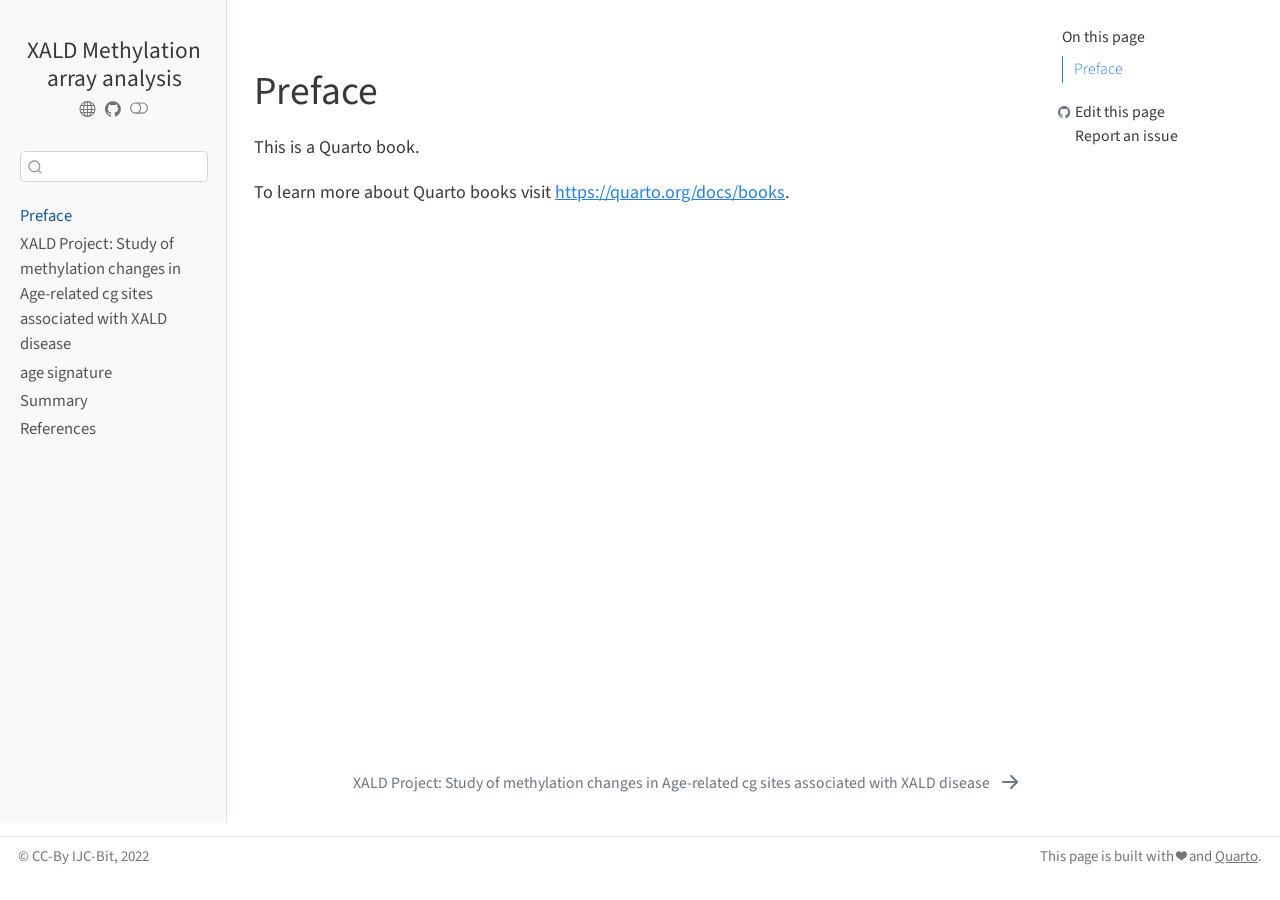
<file: index.html>
<!DOCTYPE html>
<html xmlns="http://www.w3.org/1999/xhtml" lang="en" xml:lang="en"><head>

<meta charset="utf-8">
<meta name="generator" content="quarto-1.3.247">

<meta name="viewport" content="width=device-width, initial-scale=1.0, user-scalable=yes">


<title>XALD Methylation array analysis</title>
<style>
code{white-space: pre-wrap;}
span.smallcaps{font-variant: small-caps;}
div.columns{display: flex; gap: min(4vw, 1.5em);}
div.column{flex: auto; overflow-x: auto;}
div.hanging-indent{margin-left: 1.5em; text-indent: -1.5em;}
ul.task-list{list-style: none;}
ul.task-list li input[type="checkbox"] {
  width: 0.8em;
  margin: 0 0.8em 0.2em -1em; /* quarto-specific, see https://github.com/quarto-dev/quarto-cli/issues/4556 */ 
  vertical-align: middle;
}
</style>


<script src="site_libs/quarto-nav/quarto-nav.js"></script>
<script src="site_libs/clipboard/clipboard.min.js"></script>
<script src="site_libs/quarto-search/autocomplete.umd.js"></script>
<script src="site_libs/quarto-search/fuse.min.js"></script>
<script src="site_libs/quarto-search/quarto-search.js"></script>
<meta name="quarto:offset" content="./">
<link href="./intro.html" rel="next">
<script src="site_libs/quarto-html/quarto.js"></script>
<script src="site_libs/quarto-html/popper.min.js"></script>
<script src="site_libs/quarto-html/tippy.umd.min.js"></script>
<script src="site_libs/quarto-html/anchor.min.js"></script>
<link href="site_libs/quarto-html/tippy.css" rel="stylesheet">
<link href="site_libs/quarto-html/quarto-syntax-highlighting.css" rel="stylesheet" class="quarto-color-scheme" id="quarto-text-highlighting-styles">
<link href="site_libs/quarto-html/quarto-syntax-highlighting-dark.css" rel="prefetch" class="quarto-color-scheme quarto-color-alternate" id="quarto-text-highlighting-styles">
<script src="site_libs/bootstrap/bootstrap.min.js"></script>
<link href="site_libs/bootstrap/bootstrap-icons.css" rel="stylesheet">
<link href="site_libs/bootstrap/bootstrap.min.css" rel="stylesheet" class="quarto-color-scheme" id="quarto-bootstrap" data-mode="light">
<link href="site_libs/bootstrap/bootstrap-dark.min.css" rel="prefetch" class="quarto-color-scheme quarto-color-alternate" id="quarto-bootstrap" data-mode="light">
<script id="quarto-search-options" type="application/json">{
  "location": "sidebar",
  "copy-button": false,
  "collapse-after": 3,
  "panel-placement": "start",
  "type": "textbox",
  "limit": 20,
  "language": {
    "search-no-results-text": "No results",
    "search-matching-documents-text": "matching documents",
    "search-copy-link-title": "Copy link to search",
    "search-hide-matches-text": "Hide additional matches",
    "search-more-match-text": "more match in this document",
    "search-more-matches-text": "more matches in this document",
    "search-clear-button-title": "Clear",
    "search-detached-cancel-button-title": "Cancel",
    "search-submit-button-title": "Submit"
  }
}</script>


</head>

<body class="nav-sidebar docked">

<div id="quarto-search-results"></div>
  <header id="quarto-header" class="headroom fixed-top">
  <nav class="quarto-secondary-nav">
    <div class="container-fluid d-flex">
      <button type="button" class="quarto-btn-toggle btn" data-bs-toggle="collapse" data-bs-target="#quarto-sidebar,#quarto-sidebar-glass" aria-controls="quarto-sidebar" aria-expanded="false" aria-label="Toggle sidebar navigation" onclick="if (window.quartoToggleHeadroom) { window.quartoToggleHeadroom(); }">
        <i class="bi bi-layout-text-sidebar-reverse"></i>
      </button>
      <nav class="quarto-page-breadcrumbs" aria-label="breadcrumb"><ol class="breadcrumb"><li class="breadcrumb-item"><a href="./index.html">Preface</a></li></ol></nav>
      <a class="flex-grow-1" role="button" data-bs-toggle="collapse" data-bs-target="#quarto-sidebar,#quarto-sidebar-glass" aria-controls="quarto-sidebar" aria-expanded="false" aria-label="Toggle sidebar navigation" onclick="if (window.quartoToggleHeadroom) { window.quartoToggleHeadroom(); }">      
      </a>
      <button type="button" class="btn quarto-search-button" aria-label="Search" onclick="window.quartoOpenSearch();">
        <i class="bi bi-search"></i>
      </button>
    </div>
  </nav>
</header>
<!-- content -->
<div id="quarto-content" class="quarto-container page-columns page-rows-contents page-layout-article">
<!-- sidebar -->
  <nav id="quarto-sidebar" class="sidebar collapse collapse-horizontal sidebar-navigation docked overflow-auto">
    <div class="pt-lg-2 mt-2 text-center sidebar-header">
    <div class="sidebar-title mb-0 py-0">
      <a href="./">XALD Methylation array analysis</a> 
        <div class="sidebar-tools-main tools-wide">
    <a href="https://www.carrerasresearch.org/en/bioinformatics-unit_130420" title="IJC-BIT" class="quarto-navigation-tool px-1" aria-label="IJC-BIT"><i class="bi bi-globe"></i></a>
    <a href="https://github.com/ijcBIT/XALD" title="XALD" class="quarto-navigation-tool px-1" aria-label="XALD"><i class="bi bi-github"></i></a>
  <a href="" class="quarto-color-scheme-toggle quarto-navigation-tool  px-1" onclick="window.quartoToggleColorScheme(); return false;" title="Toggle dark mode"><i class="bi"></i></a>
</div>
    </div>
      </div>
        <div class="mt-2 flex-shrink-0 align-items-center">
        <div class="sidebar-search">
        <div id="quarto-search" class="" title="Search"></div>
        </div>
        </div>
    <div class="sidebar-menu-container"> 
    <ul class="list-unstyled mt-1">
        <li class="sidebar-item">
  <div class="sidebar-item-container"> 
  <a href="./index.html" class="sidebar-item-text sidebar-link active">
 <span class="menu-text">Preface</span></a>
  </div>
</li>
        <li class="sidebar-item">
  <div class="sidebar-item-container"> 
  <a href="./intro.html" class="sidebar-item-text sidebar-link">
 <span class="menu-text">XALD Project: Study of methylation changes in Age-related cg sites associated with XALD disease</span></a>
  </div>
</li>
        <li class="sidebar-item">
  <div class="sidebar-item-container"> 
  <a href="./aging.html" class="sidebar-item-text sidebar-link">
 <span class="menu-text">age signature</span></a>
  </div>
</li>
        <li class="sidebar-item">
  <div class="sidebar-item-container"> 
  <a href="./summary.html" class="sidebar-item-text sidebar-link">
 <span class="menu-text">Summary</span></a>
  </div>
</li>
        <li class="sidebar-item">
  <div class="sidebar-item-container"> 
  <a href="./references.html" class="sidebar-item-text sidebar-link">
 <span class="menu-text">References</span></a>
  </div>
</li>
    </ul>
    </div>
</nav>
<div id="quarto-sidebar-glass" data-bs-toggle="collapse" data-bs-target="#quarto-sidebar,#quarto-sidebar-glass"></div>
<!-- margin-sidebar -->
    <div id="quarto-margin-sidebar" class="sidebar margin-sidebar">
        <nav id="TOC" role="doc-toc" class="toc-active">
    <h2 id="toc-title">On this page</h2>
   
  <ul>
  <li><a href="#preface" id="toc-preface" class="nav-link active" data-scroll-target="#preface">Preface</a></li>
  </ul>
<div class="toc-actions"><div><i class="bi bi-github"></i></div><div class="action-links"><p><a href="https://github.com/ijcBIT/XALD/edit/main/index.qmd" class="toc-action">Edit this page</a></p><p><a href="https://github.com/ijcBIT/XALD/issues/new" class="toc-action">Report an issue</a></p></div></div></nav>
    </div>
<!-- main -->
<main class="content" id="quarto-document-content">



<section id="preface" class="level1 unnumbered">
<h1 class="unnumbered">Preface</h1>
<p>This is a Quarto book.</p>
<p>To learn more about Quarto books visit <a href="https://quarto.org/docs/books" class="uri">https://quarto.org/docs/books</a>.</p>


</section>

</main> <!-- /main -->
<script id="quarto-html-after-body" type="application/javascript">
window.document.addEventListener("DOMContentLoaded", function (event) {
  const toggleBodyColorMode = (bsSheetEl) => {
    const mode = bsSheetEl.getAttribute("data-mode");
    const bodyEl = window.document.querySelector("body");
    if (mode === "dark") {
      bodyEl.classList.add("quarto-dark");
      bodyEl.classList.remove("quarto-light");
    } else {
      bodyEl.classList.add("quarto-light");
      bodyEl.classList.remove("quarto-dark");
    }
  }
  const toggleBodyColorPrimary = () => {
    const bsSheetEl = window.document.querySelector("link#quarto-bootstrap");
    if (bsSheetEl) {
      toggleBodyColorMode(bsSheetEl);
    }
  }
  toggleBodyColorPrimary();  
  const disableStylesheet = (stylesheets) => {
    for (let i=0; i < stylesheets.length; i++) {
      const stylesheet = stylesheets[i];
      stylesheet.rel = 'prefetch';
    }
  }
  const enableStylesheet = (stylesheets) => {
    for (let i=0; i < stylesheets.length; i++) {
      const stylesheet = stylesheets[i];
      stylesheet.rel = 'stylesheet';
    }
  }
  const manageTransitions = (selector, allowTransitions) => {
    const els = window.document.querySelectorAll(selector);
    for (let i=0; i < els.length; i++) {
      const el = els[i];
      if (allowTransitions) {
        el.classList.remove('notransition');
      } else {
        el.classList.add('notransition');
      }
    }
  }
  const toggleColorMode = (alternate) => {
    // Switch the stylesheets
    const alternateStylesheets = window.document.querySelectorAll('link.quarto-color-scheme.quarto-color-alternate');
    manageTransitions('#quarto-margin-sidebar .nav-link', false);
    if (alternate) {
      enableStylesheet(alternateStylesheets);
      for (const sheetNode of alternateStylesheets) {
        if (sheetNode.id === "quarto-bootstrap") {
          toggleBodyColorMode(sheetNode);
        }
      }
    } else {
      disableStylesheet(alternateStylesheets);
      toggleBodyColorPrimary();
    }
    manageTransitions('#quarto-margin-sidebar .nav-link', true);
    // Switch the toggles
    const toggles = window.document.querySelectorAll('.quarto-color-scheme-toggle');
    for (let i=0; i < toggles.length; i++) {
      const toggle = toggles[i];
      if (toggle) {
        if (alternate) {
          toggle.classList.add("alternate");     
        } else {
          toggle.classList.remove("alternate");
        }
      }
    }
    // Hack to workaround the fact that safari doesn't
    // properly recolor the scrollbar when toggling (#1455)
    if (navigator.userAgent.indexOf('Safari') > 0 && navigator.userAgent.indexOf('Chrome') == -1) {
      manageTransitions("body", false);
      window.scrollTo(0, 1);
      setTimeout(() => {
        window.scrollTo(0, 0);
        manageTransitions("body", true);
      }, 40);  
    }
  }
  const isFileUrl = () => { 
    return window.location.protocol === 'file:';
  }
  const hasAlternateSentinel = () => {  
    let styleSentinel = getColorSchemeSentinel();
    if (styleSentinel !== null) {
      return styleSentinel === "alternate";
    } else {
      return false;
    }
  }
  const setStyleSentinel = (alternate) => {
    const value = alternate ? "alternate" : "default";
    if (!isFileUrl()) {
      window.localStorage.setItem("quarto-color-scheme", value);
    } else {
      localAlternateSentinel = value;
    }
  }
  const getColorSchemeSentinel = () => {
    if (!isFileUrl()) {
      const storageValue = window.localStorage.getItem("quarto-color-scheme");
      return storageValue != null ? storageValue : localAlternateSentinel;
    } else {
      return localAlternateSentinel;
    }
  }
  let localAlternateSentinel = 'default';
  // Dark / light mode switch
  window.quartoToggleColorScheme = () => {
    // Read the current dark / light value 
    let toAlternate = !hasAlternateSentinel();
    toggleColorMode(toAlternate);
    setStyleSentinel(toAlternate);
  };
  // Ensure there is a toggle, if there isn't float one in the top right
  if (window.document.querySelector('.quarto-color-scheme-toggle') === null) {
    const a = window.document.createElement('a');
    a.classList.add('top-right');
    a.classList.add('quarto-color-scheme-toggle');
    a.href = "";
    a.onclick = function() { try { window.quartoToggleColorScheme(); } catch {} return false; };
    const i = window.document.createElement("i");
    i.classList.add('bi');
    a.appendChild(i);
    window.document.body.appendChild(a);
  }
  // Switch to dark mode if need be
  if (hasAlternateSentinel()) {
    toggleColorMode(true);
  } else {
    toggleColorMode(false);
  }
  const icon = "";
  const anchorJS = new window.AnchorJS();
  anchorJS.options = {
    placement: 'right',
    icon: icon
  };
  anchorJS.add('.anchored');
  const isCodeAnnotation = (el) => {
    for (const clz of el.classList) {
      if (clz.startsWith('code-annotation-')) {                     
        return true;
      }
    }
    return false;
  }
  const clipboard = new window.ClipboardJS('.code-copy-button', {
    text: function(trigger) {
      const codeEl = trigger.previousElementSibling.cloneNode(true);
      for (const childEl of codeEl.children) {
        if (isCodeAnnotation(childEl)) {
          childEl.remove();
        }
      }
      return codeEl.innerText;
    }
  });
  clipboard.on('success', function(e) {
    // button target
    const button = e.trigger;
    // don't keep focus
    button.blur();
    // flash "checked"
    button.classList.add('code-copy-button-checked');
    var currentTitle = button.getAttribute("title");
    button.setAttribute("title", "Copied!");
    let tooltip;
    if (window.bootstrap) {
      button.setAttribute("data-bs-toggle", "tooltip");
      button.setAttribute("data-bs-placement", "left");
      button.setAttribute("data-bs-title", "Copied!");
      tooltip = new bootstrap.Tooltip(button, 
        { trigger: "manual", 
          customClass: "code-copy-button-tooltip",
          offset: [0, -8]});
      tooltip.show();    
    }
    setTimeout(function() {
      if (tooltip) {
        tooltip.hide();
        button.removeAttribute("data-bs-title");
        button.removeAttribute("data-bs-toggle");
        button.removeAttribute("data-bs-placement");
      }
      button.setAttribute("title", currentTitle);
      button.classList.remove('code-copy-button-checked');
    }, 1000);
    // clear code selection
    e.clearSelection();
  });
  function tippyHover(el, contentFn) {
    const config = {
      allowHTML: true,
      content: contentFn,
      maxWidth: 500,
      delay: 100,
      arrow: false,
      appendTo: function(el) {
          return el.parentElement;
      },
      interactive: true,
      interactiveBorder: 10,
      theme: 'quarto',
      placement: 'bottom-start'
    };
    window.tippy(el, config); 
  }
  const noterefs = window.document.querySelectorAll('a[role="doc-noteref"]');
  for (var i=0; i<noterefs.length; i++) {
    const ref = noterefs[i];
    tippyHover(ref, function() {
      // use id or data attribute instead here
      let href = ref.getAttribute('data-footnote-href') || ref.getAttribute('href');
      try { href = new URL(href).hash; } catch {}
      const id = href.replace(/^#\/?/, "");
      const note = window.document.getElementById(id);
      return note.innerHTML;
    });
  }
      let selectedAnnoteEl;
      const selectorForAnnotation = ( cell, annotation) => {
        let cellAttr = 'data-code-cell="' + cell + '"';
        let lineAttr = 'data-code-annotation="' +  annotation + '"';
        const selector = 'span[' + cellAttr + '][' + lineAttr + ']';
        return selector;
      }
      const selectCodeLines = (annoteEl) => {
        const doc = window.document;
        const targetCell = annoteEl.getAttribute("data-target-cell");
        const targetAnnotation = annoteEl.getAttribute("data-target-annotation");
        const annoteSpan = window.document.querySelector(selectorForAnnotation(targetCell, targetAnnotation));
        const lines = annoteSpan.getAttribute("data-code-lines").split(",");
        const lineIds = lines.map((line) => {
          return targetCell + "-" + line;
        })
        let top = null;
        let height = null;
        let parent = null;
        if (lineIds.length > 0) {
            //compute the position of the single el (top and bottom and make a div)
            const el = window.document.getElementById(lineIds[0]);
            top = el.offsetTop;
            height = el.offsetHeight;
            parent = el.parentElement.parentElement;
          if (lineIds.length > 1) {
            const lastEl = window.document.getElementById(lineIds[lineIds.length - 1]);
            const bottom = lastEl.offsetTop + lastEl.offsetHeight;
            height = bottom - top;
          }
          if (top !== null && height !== null && parent !== null) {
            // cook up a div (if necessary) and position it 
            let div = window.document.getElementById("code-annotation-line-highlight");
            if (div === null) {
              div = window.document.createElement("div");
              div.setAttribute("id", "code-annotation-line-highlight");
              div.style.position = 'absolute';
              parent.appendChild(div);
            }
            div.style.top = top - 2 + "px";
            div.style.height = height + 4 + "px";
            let gutterDiv = window.document.getElementById("code-annotation-line-highlight-gutter");
            if (gutterDiv === null) {
              gutterDiv = window.document.createElement("div");
              gutterDiv.setAttribute("id", "code-annotation-line-highlight-gutter");
              gutterDiv.style.position = 'absolute';
              const codeCell = window.document.getElementById(targetCell);
              const gutter = codeCell.querySelector('.code-annotation-gutter');
              gutter.appendChild(gutterDiv);
            }
            gutterDiv.style.top = top - 2 + "px";
            gutterDiv.style.height = height + 4 + "px";
          }
          selectedAnnoteEl = annoteEl;
        }
      };
      const unselectCodeLines = () => {
        const elementsIds = ["code-annotation-line-highlight", "code-annotation-line-highlight-gutter"];
        elementsIds.forEach((elId) => {
          const div = window.document.getElementById(elId);
          if (div) {
            div.remove();
          }
        });
        selectedAnnoteEl = undefined;
      };
      // Attach click handler to the DT
      const annoteDls = window.document.querySelectorAll('dt[data-target-cell]');
      for (const annoteDlNode of annoteDls) {
        annoteDlNode.addEventListener('click', (event) => {
          const clickedEl = event.target;
          if (clickedEl !== selectedAnnoteEl) {
            unselectCodeLines();
            const activeEl = window.document.querySelector('dt[data-target-cell].code-annotation-active');
            if (activeEl) {
              activeEl.classList.remove('code-annotation-active');
            }
            selectCodeLines(clickedEl);
            clickedEl.classList.add('code-annotation-active');
          } else {
            // Unselect the line
            unselectCodeLines();
            clickedEl.classList.remove('code-annotation-active');
          }
        });
      }
  const findCites = (el) => {
    const parentEl = el.parentElement;
    if (parentEl) {
      const cites = parentEl.dataset.cites;
      if (cites) {
        return {
          el,
          cites: cites.split(' ')
        };
      } else {
        return findCites(el.parentElement)
      }
    } else {
      return undefined;
    }
  };
  var bibliorefs = window.document.querySelectorAll('a[role="doc-biblioref"]');
  for (var i=0; i<bibliorefs.length; i++) {
    const ref = bibliorefs[i];
    const citeInfo = findCites(ref);
    if (citeInfo) {
      tippyHover(citeInfo.el, function() {
        var popup = window.document.createElement('div');
        citeInfo.cites.forEach(function(cite) {
          var citeDiv = window.document.createElement('div');
          citeDiv.classList.add('hanging-indent');
          citeDiv.classList.add('csl-entry');
          var biblioDiv = window.document.getElementById('ref-' + cite);
          if (biblioDiv) {
            citeDiv.innerHTML = biblioDiv.innerHTML;
          }
          popup.appendChild(citeDiv);
        });
        return popup.innerHTML;
      });
    }
  }
});
</script>
<nav class="page-navigation">
  <div class="nav-page nav-page-previous">
  </div>
  <div class="nav-page nav-page-next">
      <a href="./intro.html" class="pagination-link">
        <span class="nav-page-text">XALD Project: Study of methylation changes in Age-related cg sites associated with XALD disease</span> <i class="bi bi-arrow-right-short"></i>
      </a>
  </div>
</nav>
</div> <!-- /content -->
<footer class="footer">
  <div class="nav-footer">
    <div class="nav-footer-left">© CC-By IJC-Bit, 2022</div>   
    <div class="nav-footer-center">
      &nbsp;
    </div>
    <div class="nav-footer-right">This page is built with ❤️ and <a href="https://quarto.org/">Quarto</a>.</div>
  </div>
</footer>



</body></html>
</file>
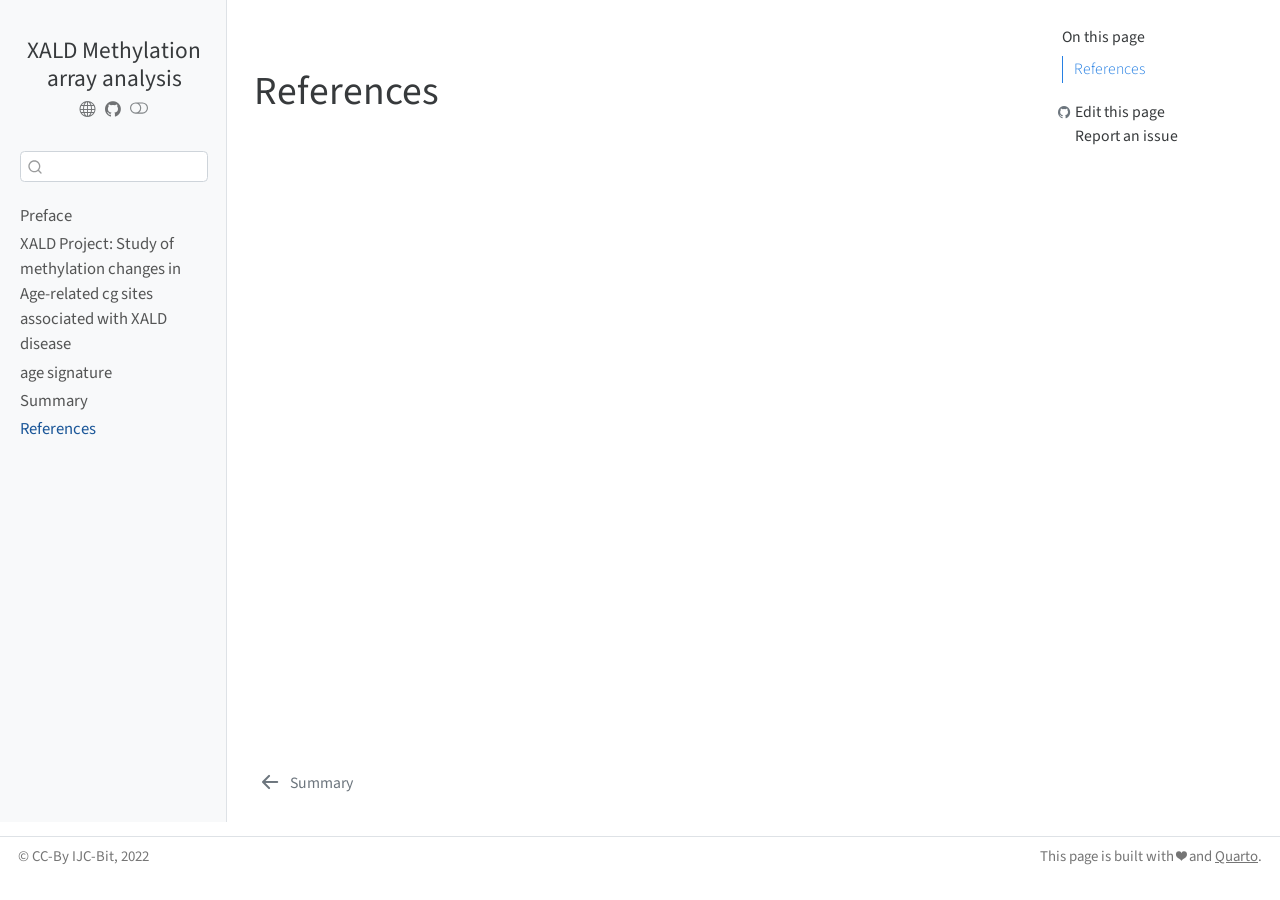
<file: references.html>
<!DOCTYPE html>
<html xmlns="http://www.w3.org/1999/xhtml" lang="en" xml:lang="en"><head>

<meta charset="utf-8">
<meta name="generator" content="quarto-1.3.247">

<meta name="viewport" content="width=device-width, initial-scale=1.0, user-scalable=yes">


<title>XALD Methylation array analysis – references</title>
<style>
code{white-space: pre-wrap;}
span.smallcaps{font-variant: small-caps;}
div.columns{display: flex; gap: min(4vw, 1.5em);}
div.column{flex: auto; overflow-x: auto;}
div.hanging-indent{margin-left: 1.5em; text-indent: -1.5em;}
ul.task-list{list-style: none;}
ul.task-list li input[type="checkbox"] {
  width: 0.8em;
  margin: 0 0.8em 0.2em -1em; /* quarto-specific, see https://github.com/quarto-dev/quarto-cli/issues/4556 */ 
  vertical-align: middle;
}
/* CSS for citations */
div.csl-bib-body { }
div.csl-entry {
  clear: both;
}
.hanging-indent div.csl-entry {
  margin-left:2em;
  text-indent:-2em;
}
div.csl-left-margin {
  min-width:2em;
  float:left;
}
div.csl-right-inline {
  margin-left:2em;
  padding-left:1em;
}
div.csl-indent {
  margin-left: 2em;
}</style>


<script src="site_libs/quarto-nav/quarto-nav.js"></script>
<script src="site_libs/clipboard/clipboard.min.js"></script>
<script src="site_libs/quarto-search/autocomplete.umd.js"></script>
<script src="site_libs/quarto-search/fuse.min.js"></script>
<script src="site_libs/quarto-search/quarto-search.js"></script>
<meta name="quarto:offset" content="./">
<link href="./summary.html" rel="prev">
<script src="site_libs/quarto-html/quarto.js"></script>
<script src="site_libs/quarto-html/popper.min.js"></script>
<script src="site_libs/quarto-html/tippy.umd.min.js"></script>
<script src="site_libs/quarto-html/anchor.min.js"></script>
<link href="site_libs/quarto-html/tippy.css" rel="stylesheet">
<link href="site_libs/quarto-html/quarto-syntax-highlighting.css" rel="stylesheet" class="quarto-color-scheme" id="quarto-text-highlighting-styles">
<link href="site_libs/quarto-html/quarto-syntax-highlighting-dark.css" rel="prefetch" class="quarto-color-scheme quarto-color-alternate" id="quarto-text-highlighting-styles">
<script src="site_libs/bootstrap/bootstrap.min.js"></script>
<link href="site_libs/bootstrap/bootstrap-icons.css" rel="stylesheet">
<link href="site_libs/bootstrap/bootstrap.min.css" rel="stylesheet" class="quarto-color-scheme" id="quarto-bootstrap" data-mode="light">
<link href="site_libs/bootstrap/bootstrap-dark.min.css" rel="prefetch" class="quarto-color-scheme quarto-color-alternate" id="quarto-bootstrap" data-mode="light">
<script id="quarto-search-options" type="application/json">{
  "location": "sidebar",
  "copy-button": false,
  "collapse-after": 3,
  "panel-placement": "start",
  "type": "textbox",
  "limit": 20,
  "language": {
    "search-no-results-text": "No results",
    "search-matching-documents-text": "matching documents",
    "search-copy-link-title": "Copy link to search",
    "search-hide-matches-text": "Hide additional matches",
    "search-more-match-text": "more match in this document",
    "search-more-matches-text": "more matches in this document",
    "search-clear-button-title": "Clear",
    "search-detached-cancel-button-title": "Cancel",
    "search-submit-button-title": "Submit"
  }
}</script>


</head>

<body class="nav-sidebar docked">

<div id="quarto-search-results"></div>
  <header id="quarto-header" class="headroom fixed-top">
  <nav class="quarto-secondary-nav">
    <div class="container-fluid d-flex">
      <button type="button" class="quarto-btn-toggle btn" data-bs-toggle="collapse" data-bs-target="#quarto-sidebar,#quarto-sidebar-glass" aria-controls="quarto-sidebar" aria-expanded="false" aria-label="Toggle sidebar navigation" onclick="if (window.quartoToggleHeadroom) { window.quartoToggleHeadroom(); }">
        <i class="bi bi-layout-text-sidebar-reverse"></i>
      </button>
      <nav class="quarto-page-breadcrumbs" aria-label="breadcrumb"><ol class="breadcrumb"><li class="breadcrumb-item"><a href="./references.html">References</a></li></ol></nav>
      <a class="flex-grow-1" role="button" data-bs-toggle="collapse" data-bs-target="#quarto-sidebar,#quarto-sidebar-glass" aria-controls="quarto-sidebar" aria-expanded="false" aria-label="Toggle sidebar navigation" onclick="if (window.quartoToggleHeadroom) { window.quartoToggleHeadroom(); }">      
      </a>
      <button type="button" class="btn quarto-search-button" aria-label="Search" onclick="window.quartoOpenSearch();">
        <i class="bi bi-search"></i>
      </button>
    </div>
  </nav>
</header>
<!-- content -->
<div id="quarto-content" class="quarto-container page-columns page-rows-contents page-layout-article">
<!-- sidebar -->
  <nav id="quarto-sidebar" class="sidebar collapse collapse-horizontal sidebar-navigation docked overflow-auto">
    <div class="pt-lg-2 mt-2 text-center sidebar-header">
    <div class="sidebar-title mb-0 py-0">
      <a href="./">XALD Methylation array analysis</a> 
        <div class="sidebar-tools-main tools-wide">
    <a href="https://www.carrerasresearch.org/en/bioinformatics-unit_130420" title="IJC-BIT" class="quarto-navigation-tool px-1" aria-label="IJC-BIT"><i class="bi bi-globe"></i></a>
    <a href="https://github.com/ijcBIT/XALD" title="XALD" class="quarto-navigation-tool px-1" aria-label="XALD"><i class="bi bi-github"></i></a>
  <a href="" class="quarto-color-scheme-toggle quarto-navigation-tool  px-1" onclick="window.quartoToggleColorScheme(); return false;" title="Toggle dark mode"><i class="bi"></i></a>
</div>
    </div>
      </div>
        <div class="mt-2 flex-shrink-0 align-items-center">
        <div class="sidebar-search">
        <div id="quarto-search" class="" title="Search"></div>
        </div>
        </div>
    <div class="sidebar-menu-container"> 
    <ul class="list-unstyled mt-1">
        <li class="sidebar-item">
  <div class="sidebar-item-container"> 
  <a href="./index.html" class="sidebar-item-text sidebar-link">
 <span class="menu-text">Preface</span></a>
  </div>
</li>
        <li class="sidebar-item">
  <div class="sidebar-item-container"> 
  <a href="./intro.html" class="sidebar-item-text sidebar-link">
 <span class="menu-text">XALD Project: Study of methylation changes in Age-related cg sites associated with XALD disease</span></a>
  </div>
</li>
        <li class="sidebar-item">
  <div class="sidebar-item-container"> 
  <a href="./aging.html" class="sidebar-item-text sidebar-link">
 <span class="menu-text">age signature</span></a>
  </div>
</li>
        <li class="sidebar-item">
  <div class="sidebar-item-container"> 
  <a href="./summary.html" class="sidebar-item-text sidebar-link">
 <span class="menu-text">Summary</span></a>
  </div>
</li>
        <li class="sidebar-item">
  <div class="sidebar-item-container"> 
  <a href="./references.html" class="sidebar-item-text sidebar-link active">
 <span class="menu-text">References</span></a>
  </div>
</li>
    </ul>
    </div>
</nav>
<div id="quarto-sidebar-glass" data-bs-toggle="collapse" data-bs-target="#quarto-sidebar,#quarto-sidebar-glass"></div>
<!-- margin-sidebar -->
    <div id="quarto-margin-sidebar" class="sidebar margin-sidebar">
        <nav id="TOC" role="doc-toc" class="toc-active">
    <h2 id="toc-title">On this page</h2>
   
  <ul>
  <li><a href="#references" id="toc-references" class="nav-link active" data-scroll-target="#references">References</a></li>
  </ul>
<div class="toc-actions"><div><i class="bi bi-github"></i></div><div class="action-links"><p><a href="https://github.com/ijcBIT/XALD/edit/main/references.qmd" class="toc-action">Edit this page</a></p><p><a href="https://github.com/ijcBIT/XALD/issues/new" class="toc-action">Report an issue</a></p></div></div></nav>
    </div>
<!-- main -->
<main class="content" id="quarto-document-content">



<section id="references" class="level1 unnumbered">
<h1 class="unnumbered">References</h1>
<div id="refs" role="list">

</div>


</section>

</main> <!-- /main -->
<script id="quarto-html-after-body" type="application/javascript">
window.document.addEventListener("DOMContentLoaded", function (event) {
  const toggleBodyColorMode = (bsSheetEl) => {
    const mode = bsSheetEl.getAttribute("data-mode");
    const bodyEl = window.document.querySelector("body");
    if (mode === "dark") {
      bodyEl.classList.add("quarto-dark");
      bodyEl.classList.remove("quarto-light");
    } else {
      bodyEl.classList.add("quarto-light");
      bodyEl.classList.remove("quarto-dark");
    }
  }
  const toggleBodyColorPrimary = () => {
    const bsSheetEl = window.document.querySelector("link#quarto-bootstrap");
    if (bsSheetEl) {
      toggleBodyColorMode(bsSheetEl);
    }
  }
  toggleBodyColorPrimary();  
  const disableStylesheet = (stylesheets) => {
    for (let i=0; i < stylesheets.length; i++) {
      const stylesheet = stylesheets[i];
      stylesheet.rel = 'prefetch';
    }
  }
  const enableStylesheet = (stylesheets) => {
    for (let i=0; i < stylesheets.length; i++) {
      const stylesheet = stylesheets[i];
      stylesheet.rel = 'stylesheet';
    }
  }
  const manageTransitions = (selector, allowTransitions) => {
    const els = window.document.querySelectorAll(selector);
    for (let i=0; i < els.length; i++) {
      const el = els[i];
      if (allowTransitions) {
        el.classList.remove('notransition');
      } else {
        el.classList.add('notransition');
      }
    }
  }
  const toggleColorMode = (alternate) => {
    // Switch the stylesheets
    const alternateStylesheets = window.document.querySelectorAll('link.quarto-color-scheme.quarto-color-alternate');
    manageTransitions('#quarto-margin-sidebar .nav-link', false);
    if (alternate) {
      enableStylesheet(alternateStylesheets);
      for (const sheetNode of alternateStylesheets) {
        if (sheetNode.id === "quarto-bootstrap") {
          toggleBodyColorMode(sheetNode);
        }
      }
    } else {
      disableStylesheet(alternateStylesheets);
      toggleBodyColorPrimary();
    }
    manageTransitions('#quarto-margin-sidebar .nav-link', true);
    // Switch the toggles
    const toggles = window.document.querySelectorAll('.quarto-color-scheme-toggle');
    for (let i=0; i < toggles.length; i++) {
      const toggle = toggles[i];
      if (toggle) {
        if (alternate) {
          toggle.classList.add("alternate");     
        } else {
          toggle.classList.remove("alternate");
        }
      }
    }
    // Hack to workaround the fact that safari doesn't
    // properly recolor the scrollbar when toggling (#1455)
    if (navigator.userAgent.indexOf('Safari') > 0 && navigator.userAgent.indexOf('Chrome') == -1) {
      manageTransitions("body", false);
      window.scrollTo(0, 1);
      setTimeout(() => {
        window.scrollTo(0, 0);
        manageTransitions("body", true);
      }, 40);  
    }
  }
  const isFileUrl = () => { 
    return window.location.protocol === 'file:';
  }
  const hasAlternateSentinel = () => {  
    let styleSentinel = getColorSchemeSentinel();
    if (styleSentinel !== null) {
      return styleSentinel === "alternate";
    } else {
      return false;
    }
  }
  const setStyleSentinel = (alternate) => {
    const value = alternate ? "alternate" : "default";
    if (!isFileUrl()) {
      window.localStorage.setItem("quarto-color-scheme", value);
    } else {
      localAlternateSentinel = value;
    }
  }
  const getColorSchemeSentinel = () => {
    if (!isFileUrl()) {
      const storageValue = window.localStorage.getItem("quarto-color-scheme");
      return storageValue != null ? storageValue : localAlternateSentinel;
    } else {
      return localAlternateSentinel;
    }
  }
  let localAlternateSentinel = 'default';
  // Dark / light mode switch
  window.quartoToggleColorScheme = () => {
    // Read the current dark / light value 
    let toAlternate = !hasAlternateSentinel();
    toggleColorMode(toAlternate);
    setStyleSentinel(toAlternate);
  };
  // Ensure there is a toggle, if there isn't float one in the top right
  if (window.document.querySelector('.quarto-color-scheme-toggle') === null) {
    const a = window.document.createElement('a');
    a.classList.add('top-right');
    a.classList.add('quarto-color-scheme-toggle');
    a.href = "";
    a.onclick = function() { try { window.quartoToggleColorScheme(); } catch {} return false; };
    const i = window.document.createElement("i");
    i.classList.add('bi');
    a.appendChild(i);
    window.document.body.appendChild(a);
  }
  // Switch to dark mode if need be
  if (hasAlternateSentinel()) {
    toggleColorMode(true);
  } else {
    toggleColorMode(false);
  }
  const icon = "";
  const anchorJS = new window.AnchorJS();
  anchorJS.options = {
    placement: 'right',
    icon: icon
  };
  anchorJS.add('.anchored');
  const isCodeAnnotation = (el) => {
    for (const clz of el.classList) {
      if (clz.startsWith('code-annotation-')) {                     
        return true;
      }
    }
    return false;
  }
  const clipboard = new window.ClipboardJS('.code-copy-button', {
    text: function(trigger) {
      const codeEl = trigger.previousElementSibling.cloneNode(true);
      for (const childEl of codeEl.children) {
        if (isCodeAnnotation(childEl)) {
          childEl.remove();
        }
      }
      return codeEl.innerText;
    }
  });
  clipboard.on('success', function(e) {
    // button target
    const button = e.trigger;
    // don't keep focus
    button.blur();
    // flash "checked"
    button.classList.add('code-copy-button-checked');
    var currentTitle = button.getAttribute("title");
    button.setAttribute("title", "Copied!");
    let tooltip;
    if (window.bootstrap) {
      button.setAttribute("data-bs-toggle", "tooltip");
      button.setAttribute("data-bs-placement", "left");
      button.setAttribute("data-bs-title", "Copied!");
      tooltip = new bootstrap.Tooltip(button, 
        { trigger: "manual", 
          customClass: "code-copy-button-tooltip",
          offset: [0, -8]});
      tooltip.show();    
    }
    setTimeout(function() {
      if (tooltip) {
        tooltip.hide();
        button.removeAttribute("data-bs-title");
        button.removeAttribute("data-bs-toggle");
        button.removeAttribute("data-bs-placement");
      }
      button.setAttribute("title", currentTitle);
      button.classList.remove('code-copy-button-checked');
    }, 1000);
    // clear code selection
    e.clearSelection();
  });
  function tippyHover(el, contentFn) {
    const config = {
      allowHTML: true,
      content: contentFn,
      maxWidth: 500,
      delay: 100,
      arrow: false,
      appendTo: function(el) {
          return el.parentElement;
      },
      interactive: true,
      interactiveBorder: 10,
      theme: 'quarto',
      placement: 'bottom-start'
    };
    window.tippy(el, config); 
  }
  const noterefs = window.document.querySelectorAll('a[role="doc-noteref"]');
  for (var i=0; i<noterefs.length; i++) {
    const ref = noterefs[i];
    tippyHover(ref, function() {
      // use id or data attribute instead here
      let href = ref.getAttribute('data-footnote-href') || ref.getAttribute('href');
      try { href = new URL(href).hash; } catch {}
      const id = href.replace(/^#\/?/, "");
      const note = window.document.getElementById(id);
      return note.innerHTML;
    });
  }
      let selectedAnnoteEl;
      const selectorForAnnotation = ( cell, annotation) => {
        let cellAttr = 'data-code-cell="' + cell + '"';
        let lineAttr = 'data-code-annotation="' +  annotation + '"';
        const selector = 'span[' + cellAttr + '][' + lineAttr + ']';
        return selector;
      }
      const selectCodeLines = (annoteEl) => {
        const doc = window.document;
        const targetCell = annoteEl.getAttribute("data-target-cell");
        const targetAnnotation = annoteEl.getAttribute("data-target-annotation");
        const annoteSpan = window.document.querySelector(selectorForAnnotation(targetCell, targetAnnotation));
        const lines = annoteSpan.getAttribute("data-code-lines").split(",");
        const lineIds = lines.map((line) => {
          return targetCell + "-" + line;
        })
        let top = null;
        let height = null;
        let parent = null;
        if (lineIds.length > 0) {
            //compute the position of the single el (top and bottom and make a div)
            const el = window.document.getElementById(lineIds[0]);
            top = el.offsetTop;
            height = el.offsetHeight;
            parent = el.parentElement.parentElement;
          if (lineIds.length > 1) {
            const lastEl = window.document.getElementById(lineIds[lineIds.length - 1]);
            const bottom = lastEl.offsetTop + lastEl.offsetHeight;
            height = bottom - top;
          }
          if (top !== null && height !== null && parent !== null) {
            // cook up a div (if necessary) and position it 
            let div = window.document.getElementById("code-annotation-line-highlight");
            if (div === null) {
              div = window.document.createElement("div");
              div.setAttribute("id", "code-annotation-line-highlight");
              div.style.position = 'absolute';
              parent.appendChild(div);
            }
            div.style.top = top - 2 + "px";
            div.style.height = height + 4 + "px";
            let gutterDiv = window.document.getElementById("code-annotation-line-highlight-gutter");
            if (gutterDiv === null) {
              gutterDiv = window.document.createElement("div");
              gutterDiv.setAttribute("id", "code-annotation-line-highlight-gutter");
              gutterDiv.style.position = 'absolute';
              const codeCell = window.document.getElementById(targetCell);
              const gutter = codeCell.querySelector('.code-annotation-gutter');
              gutter.appendChild(gutterDiv);
            }
            gutterDiv.style.top = top - 2 + "px";
            gutterDiv.style.height = height + 4 + "px";
          }
          selectedAnnoteEl = annoteEl;
        }
      };
      const unselectCodeLines = () => {
        const elementsIds = ["code-annotation-line-highlight", "code-annotation-line-highlight-gutter"];
        elementsIds.forEach((elId) => {
          const div = window.document.getElementById(elId);
          if (div) {
            div.remove();
          }
        });
        selectedAnnoteEl = undefined;
      };
      // Attach click handler to the DT
      const annoteDls = window.document.querySelectorAll('dt[data-target-cell]');
      for (const annoteDlNode of annoteDls) {
        annoteDlNode.addEventListener('click', (event) => {
          const clickedEl = event.target;
          if (clickedEl !== selectedAnnoteEl) {
            unselectCodeLines();
            const activeEl = window.document.querySelector('dt[data-target-cell].code-annotation-active');
            if (activeEl) {
              activeEl.classList.remove('code-annotation-active');
            }
            selectCodeLines(clickedEl);
            clickedEl.classList.add('code-annotation-active');
          } else {
            // Unselect the line
            unselectCodeLines();
            clickedEl.classList.remove('code-annotation-active');
          }
        });
      }
  const findCites = (el) => {
    const parentEl = el.parentElement;
    if (parentEl) {
      const cites = parentEl.dataset.cites;
      if (cites) {
        return {
          el,
          cites: cites.split(' ')
        };
      } else {
        return findCites(el.parentElement)
      }
    } else {
      return undefined;
    }
  };
  var bibliorefs = window.document.querySelectorAll('a[role="doc-biblioref"]');
  for (var i=0; i<bibliorefs.length; i++) {
    const ref = bibliorefs[i];
    const citeInfo = findCites(ref);
    if (citeInfo) {
      tippyHover(citeInfo.el, function() {
        var popup = window.document.createElement('div');
        citeInfo.cites.forEach(function(cite) {
          var citeDiv = window.document.createElement('div');
          citeDiv.classList.add('hanging-indent');
          citeDiv.classList.add('csl-entry');
          var biblioDiv = window.document.getElementById('ref-' + cite);
          if (biblioDiv) {
            citeDiv.innerHTML = biblioDiv.innerHTML;
          }
          popup.appendChild(citeDiv);
        });
        return popup.innerHTML;
      });
    }
  }
});
</script>
<nav class="page-navigation">
  <div class="nav-page nav-page-previous">
      <a href="./summary.html" class="pagination-link">
        <i class="bi bi-arrow-left-short"></i> <span class="nav-page-text">Summary</span>
      </a>          
  </div>
  <div class="nav-page nav-page-next">
  </div>
</nav>
</div> <!-- /content -->
<footer class="footer">
  <div class="nav-footer">
    <div class="nav-footer-left">© CC-By IJC-Bit, 2022</div>   
    <div class="nav-footer-center">
      &nbsp;
    </div>
    <div class="nav-footer-right">This page is built with ❤️ and <a href="https://quarto.org/">Quarto</a>.</div>
  </div>
</footer>



</body></html>
</file>
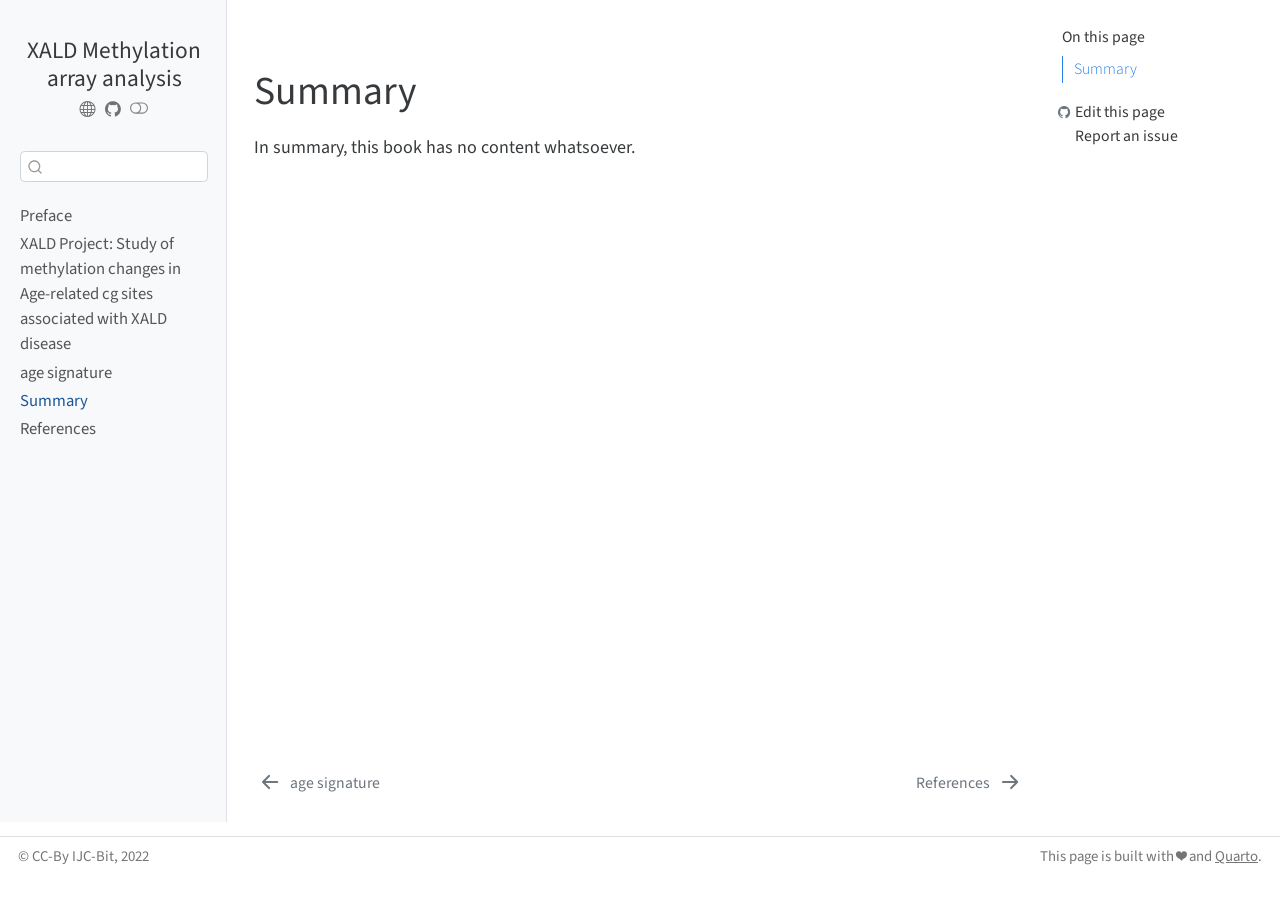
<file: summary.html>
<!DOCTYPE html>
<html xmlns="http://www.w3.org/1999/xhtml" lang="en" xml:lang="en"><head>

<meta charset="utf-8">
<meta name="generator" content="quarto-1.3.247">

<meta name="viewport" content="width=device-width, initial-scale=1.0, user-scalable=yes">


<title>XALD Methylation array analysis – summary</title>
<style>
code{white-space: pre-wrap;}
span.smallcaps{font-variant: small-caps;}
div.columns{display: flex; gap: min(4vw, 1.5em);}
div.column{flex: auto; overflow-x: auto;}
div.hanging-indent{margin-left: 1.5em; text-indent: -1.5em;}
ul.task-list{list-style: none;}
ul.task-list li input[type="checkbox"] {
  width: 0.8em;
  margin: 0 0.8em 0.2em -1em; /* quarto-specific, see https://github.com/quarto-dev/quarto-cli/issues/4556 */ 
  vertical-align: middle;
}
</style>


<script src="site_libs/quarto-nav/quarto-nav.js"></script>
<script src="site_libs/clipboard/clipboard.min.js"></script>
<script src="site_libs/quarto-search/autocomplete.umd.js"></script>
<script src="site_libs/quarto-search/fuse.min.js"></script>
<script src="site_libs/quarto-search/quarto-search.js"></script>
<meta name="quarto:offset" content="./">
<link href="./references.html" rel="next">
<link href="./aging.html" rel="prev">
<script src="site_libs/quarto-html/quarto.js"></script>
<script src="site_libs/quarto-html/popper.min.js"></script>
<script src="site_libs/quarto-html/tippy.umd.min.js"></script>
<script src="site_libs/quarto-html/anchor.min.js"></script>
<link href="site_libs/quarto-html/tippy.css" rel="stylesheet">
<link href="site_libs/quarto-html/quarto-syntax-highlighting.css" rel="stylesheet" class="quarto-color-scheme" id="quarto-text-highlighting-styles">
<link href="site_libs/quarto-html/quarto-syntax-highlighting-dark.css" rel="prefetch" class="quarto-color-scheme quarto-color-alternate" id="quarto-text-highlighting-styles">
<script src="site_libs/bootstrap/bootstrap.min.js"></script>
<link href="site_libs/bootstrap/bootstrap-icons.css" rel="stylesheet">
<link href="site_libs/bootstrap/bootstrap.min.css" rel="stylesheet" class="quarto-color-scheme" id="quarto-bootstrap" data-mode="light">
<link href="site_libs/bootstrap/bootstrap-dark.min.css" rel="prefetch" class="quarto-color-scheme quarto-color-alternate" id="quarto-bootstrap" data-mode="light">
<script id="quarto-search-options" type="application/json">{
  "location": "sidebar",
  "copy-button": false,
  "collapse-after": 3,
  "panel-placement": "start",
  "type": "textbox",
  "limit": 20,
  "language": {
    "search-no-results-text": "No results",
    "search-matching-documents-text": "matching documents",
    "search-copy-link-title": "Copy link to search",
    "search-hide-matches-text": "Hide additional matches",
    "search-more-match-text": "more match in this document",
    "search-more-matches-text": "more matches in this document",
    "search-clear-button-title": "Clear",
    "search-detached-cancel-button-title": "Cancel",
    "search-submit-button-title": "Submit"
  }
}</script>


</head>

<body class="nav-sidebar docked">

<div id="quarto-search-results"></div>
  <header id="quarto-header" class="headroom fixed-top">
  <nav class="quarto-secondary-nav">
    <div class="container-fluid d-flex">
      <button type="button" class="quarto-btn-toggle btn" data-bs-toggle="collapse" data-bs-target="#quarto-sidebar,#quarto-sidebar-glass" aria-controls="quarto-sidebar" aria-expanded="false" aria-label="Toggle sidebar navigation" onclick="if (window.quartoToggleHeadroom) { window.quartoToggleHeadroom(); }">
        <i class="bi bi-layout-text-sidebar-reverse"></i>
      </button>
      <nav class="quarto-page-breadcrumbs" aria-label="breadcrumb"><ol class="breadcrumb"><li class="breadcrumb-item"><a href="./summary.html">Summary</a></li></ol></nav>
      <a class="flex-grow-1" role="button" data-bs-toggle="collapse" data-bs-target="#quarto-sidebar,#quarto-sidebar-glass" aria-controls="quarto-sidebar" aria-expanded="false" aria-label="Toggle sidebar navigation" onclick="if (window.quartoToggleHeadroom) { window.quartoToggleHeadroom(); }">      
      </a>
      <button type="button" class="btn quarto-search-button" aria-label="Search" onclick="window.quartoOpenSearch();">
        <i class="bi bi-search"></i>
      </button>
    </div>
  </nav>
</header>
<!-- content -->
<div id="quarto-content" class="quarto-container page-columns page-rows-contents page-layout-article">
<!-- sidebar -->
  <nav id="quarto-sidebar" class="sidebar collapse collapse-horizontal sidebar-navigation docked overflow-auto">
    <div class="pt-lg-2 mt-2 text-center sidebar-header">
    <div class="sidebar-title mb-0 py-0">
      <a href="./">XALD Methylation array analysis</a> 
        <div class="sidebar-tools-main tools-wide">
    <a href="https://www.carrerasresearch.org/en/bioinformatics-unit_130420" title="IJC-BIT" class="quarto-navigation-tool px-1" aria-label="IJC-BIT"><i class="bi bi-globe"></i></a>
    <a href="https://github.com/ijcBIT/XALD" title="XALD" class="quarto-navigation-tool px-1" aria-label="XALD"><i class="bi bi-github"></i></a>
  <a href="" class="quarto-color-scheme-toggle quarto-navigation-tool  px-1" onclick="window.quartoToggleColorScheme(); return false;" title="Toggle dark mode"><i class="bi"></i></a>
</div>
    </div>
      </div>
        <div class="mt-2 flex-shrink-0 align-items-center">
        <div class="sidebar-search">
        <div id="quarto-search" class="" title="Search"></div>
        </div>
        </div>
    <div class="sidebar-menu-container"> 
    <ul class="list-unstyled mt-1">
        <li class="sidebar-item">
  <div class="sidebar-item-container"> 
  <a href="./index.html" class="sidebar-item-text sidebar-link">
 <span class="menu-text">Preface</span></a>
  </div>
</li>
        <li class="sidebar-item">
  <div class="sidebar-item-container"> 
  <a href="./intro.html" class="sidebar-item-text sidebar-link">
 <span class="menu-text">XALD Project: Study of methylation changes in Age-related cg sites associated with XALD disease</span></a>
  </div>
</li>
        <li class="sidebar-item">
  <div class="sidebar-item-container"> 
  <a href="./aging.html" class="sidebar-item-text sidebar-link">
 <span class="menu-text">age signature</span></a>
  </div>
</li>
        <li class="sidebar-item">
  <div class="sidebar-item-container"> 
  <a href="./summary.html" class="sidebar-item-text sidebar-link active">
 <span class="menu-text">Summary</span></a>
  </div>
</li>
        <li class="sidebar-item">
  <div class="sidebar-item-container"> 
  <a href="./references.html" class="sidebar-item-text sidebar-link">
 <span class="menu-text">References</span></a>
  </div>
</li>
    </ul>
    </div>
</nav>
<div id="quarto-sidebar-glass" data-bs-toggle="collapse" data-bs-target="#quarto-sidebar,#quarto-sidebar-glass"></div>
<!-- margin-sidebar -->
    <div id="quarto-margin-sidebar" class="sidebar margin-sidebar">
        <nav id="TOC" role="doc-toc" class="toc-active">
    <h2 id="toc-title">On this page</h2>
   
  <ul>
  <li><a href="#summary" id="toc-summary" class="nav-link active" data-scroll-target="#summary">Summary</a></li>
  </ul>
<div class="toc-actions"><div><i class="bi bi-github"></i></div><div class="action-links"><p><a href="https://github.com/ijcBIT/XALD/edit/main/summary.qmd" class="toc-action">Edit this page</a></p><p><a href="https://github.com/ijcBIT/XALD/issues/new" class="toc-action">Report an issue</a></p></div></div></nav>
    </div>
<!-- main -->
<main class="content" id="quarto-document-content">



<section id="summary" class="level1">
<h1>Summary</h1>
<p>In summary, this book has no content whatsoever.</p>


</section>

</main> <!-- /main -->
<script id="quarto-html-after-body" type="application/javascript">
window.document.addEventListener("DOMContentLoaded", function (event) {
  const toggleBodyColorMode = (bsSheetEl) => {
    const mode = bsSheetEl.getAttribute("data-mode");
    const bodyEl = window.document.querySelector("body");
    if (mode === "dark") {
      bodyEl.classList.add("quarto-dark");
      bodyEl.classList.remove("quarto-light");
    } else {
      bodyEl.classList.add("quarto-light");
      bodyEl.classList.remove("quarto-dark");
    }
  }
  const toggleBodyColorPrimary = () => {
    const bsSheetEl = window.document.querySelector("link#quarto-bootstrap");
    if (bsSheetEl) {
      toggleBodyColorMode(bsSheetEl);
    }
  }
  toggleBodyColorPrimary();  
  const disableStylesheet = (stylesheets) => {
    for (let i=0; i < stylesheets.length; i++) {
      const stylesheet = stylesheets[i];
      stylesheet.rel = 'prefetch';
    }
  }
  const enableStylesheet = (stylesheets) => {
    for (let i=0; i < stylesheets.length; i++) {
      const stylesheet = stylesheets[i];
      stylesheet.rel = 'stylesheet';
    }
  }
  const manageTransitions = (selector, allowTransitions) => {
    const els = window.document.querySelectorAll(selector);
    for (let i=0; i < els.length; i++) {
      const el = els[i];
      if (allowTransitions) {
        el.classList.remove('notransition');
      } else {
        el.classList.add('notransition');
      }
    }
  }
  const toggleColorMode = (alternate) => {
    // Switch the stylesheets
    const alternateStylesheets = window.document.querySelectorAll('link.quarto-color-scheme.quarto-color-alternate');
    manageTransitions('#quarto-margin-sidebar .nav-link', false);
    if (alternate) {
      enableStylesheet(alternateStylesheets);
      for (const sheetNode of alternateStylesheets) {
        if (sheetNode.id === "quarto-bootstrap") {
          toggleBodyColorMode(sheetNode);
        }
      }
    } else {
      disableStylesheet(alternateStylesheets);
      toggleBodyColorPrimary();
    }
    manageTransitions('#quarto-margin-sidebar .nav-link', true);
    // Switch the toggles
    const toggles = window.document.querySelectorAll('.quarto-color-scheme-toggle');
    for (let i=0; i < toggles.length; i++) {
      const toggle = toggles[i];
      if (toggle) {
        if (alternate) {
          toggle.classList.add("alternate");     
        } else {
          toggle.classList.remove("alternate");
        }
      }
    }
    // Hack to workaround the fact that safari doesn't
    // properly recolor the scrollbar when toggling (#1455)
    if (navigator.userAgent.indexOf('Safari') > 0 && navigator.userAgent.indexOf('Chrome') == -1) {
      manageTransitions("body", false);
      window.scrollTo(0, 1);
      setTimeout(() => {
        window.scrollTo(0, 0);
        manageTransitions("body", true);
      }, 40);  
    }
  }
  const isFileUrl = () => { 
    return window.location.protocol === 'file:';
  }
  const hasAlternateSentinel = () => {  
    let styleSentinel = getColorSchemeSentinel();
    if (styleSentinel !== null) {
      return styleSentinel === "alternate";
    } else {
      return false;
    }
  }
  const setStyleSentinel = (alternate) => {
    const value = alternate ? "alternate" : "default";
    if (!isFileUrl()) {
      window.localStorage.setItem("quarto-color-scheme", value);
    } else {
      localAlternateSentinel = value;
    }
  }
  const getColorSchemeSentinel = () => {
    if (!isFileUrl()) {
      const storageValue = window.localStorage.getItem("quarto-color-scheme");
      return storageValue != null ? storageValue : localAlternateSentinel;
    } else {
      return localAlternateSentinel;
    }
  }
  let localAlternateSentinel = 'default';
  // Dark / light mode switch
  window.quartoToggleColorScheme = () => {
    // Read the current dark / light value 
    let toAlternate = !hasAlternateSentinel();
    toggleColorMode(toAlternate);
    setStyleSentinel(toAlternate);
  };
  // Ensure there is a toggle, if there isn't float one in the top right
  if (window.document.querySelector('.quarto-color-scheme-toggle') === null) {
    const a = window.document.createElement('a');
    a.classList.add('top-right');
    a.classList.add('quarto-color-scheme-toggle');
    a.href = "";
    a.onclick = function() { try { window.quartoToggleColorScheme(); } catch {} return false; };
    const i = window.document.createElement("i");
    i.classList.add('bi');
    a.appendChild(i);
    window.document.body.appendChild(a);
  }
  // Switch to dark mode if need be
  if (hasAlternateSentinel()) {
    toggleColorMode(true);
  } else {
    toggleColorMode(false);
  }
  const icon = "";
  const anchorJS = new window.AnchorJS();
  anchorJS.options = {
    placement: 'right',
    icon: icon
  };
  anchorJS.add('.anchored');
  const isCodeAnnotation = (el) => {
    for (const clz of el.classList) {
      if (clz.startsWith('code-annotation-')) {                     
        return true;
      }
    }
    return false;
  }
  const clipboard = new window.ClipboardJS('.code-copy-button', {
    text: function(trigger) {
      const codeEl = trigger.previousElementSibling.cloneNode(true);
      for (const childEl of codeEl.children) {
        if (isCodeAnnotation(childEl)) {
          childEl.remove();
        }
      }
      return codeEl.innerText;
    }
  });
  clipboard.on('success', function(e) {
    // button target
    const button = e.trigger;
    // don't keep focus
    button.blur();
    // flash "checked"
    button.classList.add('code-copy-button-checked');
    var currentTitle = button.getAttribute("title");
    button.setAttribute("title", "Copied!");
    let tooltip;
    if (window.bootstrap) {
      button.setAttribute("data-bs-toggle", "tooltip");
      button.setAttribute("data-bs-placement", "left");
      button.setAttribute("data-bs-title", "Copied!");
      tooltip = new bootstrap.Tooltip(button, 
        { trigger: "manual", 
          customClass: "code-copy-button-tooltip",
          offset: [0, -8]});
      tooltip.show();    
    }
    setTimeout(function() {
      if (tooltip) {
        tooltip.hide();
        button.removeAttribute("data-bs-title");
        button.removeAttribute("data-bs-toggle");
        button.removeAttribute("data-bs-placement");
      }
      button.setAttribute("title", currentTitle);
      button.classList.remove('code-copy-button-checked');
    }, 1000);
    // clear code selection
    e.clearSelection();
  });
  function tippyHover(el, contentFn) {
    const config = {
      allowHTML: true,
      content: contentFn,
      maxWidth: 500,
      delay: 100,
      arrow: false,
      appendTo: function(el) {
          return el.parentElement;
      },
      interactive: true,
      interactiveBorder: 10,
      theme: 'quarto',
      placement: 'bottom-start'
    };
    window.tippy(el, config); 
  }
  const noterefs = window.document.querySelectorAll('a[role="doc-noteref"]');
  for (var i=0; i<noterefs.length; i++) {
    const ref = noterefs[i];
    tippyHover(ref, function() {
      // use id or data attribute instead here
      let href = ref.getAttribute('data-footnote-href') || ref.getAttribute('href');
      try { href = new URL(href).hash; } catch {}
      const id = href.replace(/^#\/?/, "");
      const note = window.document.getElementById(id);
      return note.innerHTML;
    });
  }
      let selectedAnnoteEl;
      const selectorForAnnotation = ( cell, annotation) => {
        let cellAttr = 'data-code-cell="' + cell + '"';
        let lineAttr = 'data-code-annotation="' +  annotation + '"';
        const selector = 'span[' + cellAttr + '][' + lineAttr + ']';
        return selector;
      }
      const selectCodeLines = (annoteEl) => {
        const doc = window.document;
        const targetCell = annoteEl.getAttribute("data-target-cell");
        const targetAnnotation = annoteEl.getAttribute("data-target-annotation");
        const annoteSpan = window.document.querySelector(selectorForAnnotation(targetCell, targetAnnotation));
        const lines = annoteSpan.getAttribute("data-code-lines").split(",");
        const lineIds = lines.map((line) => {
          return targetCell + "-" + line;
        })
        let top = null;
        let height = null;
        let parent = null;
        if (lineIds.length > 0) {
            //compute the position of the single el (top and bottom and make a div)
            const el = window.document.getElementById(lineIds[0]);
            top = el.offsetTop;
            height = el.offsetHeight;
            parent = el.parentElement.parentElement;
          if (lineIds.length > 1) {
            const lastEl = window.document.getElementById(lineIds[lineIds.length - 1]);
            const bottom = lastEl.offsetTop + lastEl.offsetHeight;
            height = bottom - top;
          }
          if (top !== null && height !== null && parent !== null) {
            // cook up a div (if necessary) and position it 
            let div = window.document.getElementById("code-annotation-line-highlight");
            if (div === null) {
              div = window.document.createElement("div");
              div.setAttribute("id", "code-annotation-line-highlight");
              div.style.position = 'absolute';
              parent.appendChild(div);
            }
            div.style.top = top - 2 + "px";
            div.style.height = height + 4 + "px";
            let gutterDiv = window.document.getElementById("code-annotation-line-highlight-gutter");
            if (gutterDiv === null) {
              gutterDiv = window.document.createElement("div");
              gutterDiv.setAttribute("id", "code-annotation-line-highlight-gutter");
              gutterDiv.style.position = 'absolute';
              const codeCell = window.document.getElementById(targetCell);
              const gutter = codeCell.querySelector('.code-annotation-gutter');
              gutter.appendChild(gutterDiv);
            }
            gutterDiv.style.top = top - 2 + "px";
            gutterDiv.style.height = height + 4 + "px";
          }
          selectedAnnoteEl = annoteEl;
        }
      };
      const unselectCodeLines = () => {
        const elementsIds = ["code-annotation-line-highlight", "code-annotation-line-highlight-gutter"];
        elementsIds.forEach((elId) => {
          const div = window.document.getElementById(elId);
          if (div) {
            div.remove();
          }
        });
        selectedAnnoteEl = undefined;
      };
      // Attach click handler to the DT
      const annoteDls = window.document.querySelectorAll('dt[data-target-cell]');
      for (const annoteDlNode of annoteDls) {
        annoteDlNode.addEventListener('click', (event) => {
          const clickedEl = event.target;
          if (clickedEl !== selectedAnnoteEl) {
            unselectCodeLines();
            const activeEl = window.document.querySelector('dt[data-target-cell].code-annotation-active');
            if (activeEl) {
              activeEl.classList.remove('code-annotation-active');
            }
            selectCodeLines(clickedEl);
            clickedEl.classList.add('code-annotation-active');
          } else {
            // Unselect the line
            unselectCodeLines();
            clickedEl.classList.remove('code-annotation-active');
          }
        });
      }
  const findCites = (el) => {
    const parentEl = el.parentElement;
    if (parentEl) {
      const cites = parentEl.dataset.cites;
      if (cites) {
        return {
          el,
          cites: cites.split(' ')
        };
      } else {
        return findCites(el.parentElement)
      }
    } else {
      return undefined;
    }
  };
  var bibliorefs = window.document.querySelectorAll('a[role="doc-biblioref"]');
  for (var i=0; i<bibliorefs.length; i++) {
    const ref = bibliorefs[i];
    const citeInfo = findCites(ref);
    if (citeInfo) {
      tippyHover(citeInfo.el, function() {
        var popup = window.document.createElement('div');
        citeInfo.cites.forEach(function(cite) {
          var citeDiv = window.document.createElement('div');
          citeDiv.classList.add('hanging-indent');
          citeDiv.classList.add('csl-entry');
          var biblioDiv = window.document.getElementById('ref-' + cite);
          if (biblioDiv) {
            citeDiv.innerHTML = biblioDiv.innerHTML;
          }
          popup.appendChild(citeDiv);
        });
        return popup.innerHTML;
      });
    }
  }
});
</script>
<nav class="page-navigation">
  <div class="nav-page nav-page-previous">
      <a href="./aging.html" class="pagination-link">
        <i class="bi bi-arrow-left-short"></i> <span class="nav-page-text">age signature</span>
      </a>          
  </div>
  <div class="nav-page nav-page-next">
      <a href="./references.html" class="pagination-link">
        <span class="nav-page-text">References</span> <i class="bi bi-arrow-right-short"></i>
      </a>
  </div>
</nav>
</div> <!-- /content -->
<footer class="footer">
  <div class="nav-footer">
    <div class="nav-footer-left">© CC-By IJC-Bit, 2022</div>   
    <div class="nav-footer-center">
      &nbsp;
    </div>
    <div class="nav-footer-right">This page is built with ❤️ and <a href="https://quarto.org/">Quarto</a>.</div>
  </div>
</footer>



</body></html>
</file>
<file: site_libs/quarto-html/tippy.css>
.tippy-box[data-animation=fade][data-state=hidden]{opacity:0}[data-tippy-root]{max-width:calc(100vw - 10px)}.tippy-box{position:relative;background-color:#333;color:#fff;border-radius:4px;font-size:14px;line-height:1.4;white-space:normal;outline:0;transition-property:transform,visibility,opacity}.tippy-box[data-placement^=top]>.tippy-arrow{bottom:0}.tippy-box[data-placement^=top]>.tippy-arrow:before{bottom:-7px;left:0;border-width:8px 8px 0;border-top-color:initial;transform-origin:center top}.tippy-box[data-placement^=bottom]>.tippy-arrow{top:0}.tippy-box[data-placement^=bottom]>.tippy-arrow:before{top:-7px;left:0;border-width:0 8px 8px;border-bottom-color:initial;transform-origin:center bottom}.tippy-box[data-placement^=left]>.tippy-arrow{right:0}.tippy-box[data-placement^=left]>.tippy-arrow:before{border-width:8px 0 8px 8px;border-left-color:initial;right:-7px;transform-origin:center left}.tippy-box[data-placement^=right]>.tippy-arrow{left:0}.tippy-box[data-placement^=right]>.tippy-arrow:before{left:-7px;border-width:8px 8px 8px 0;border-right-color:initial;transform-origin:center right}.tippy-box[data-inertia][data-state=visible]{transition-timing-function:cubic-bezier(.54,1.5,.38,1.11)}.tippy-arrow{width:16px;height:16px;color:#333}.tippy-arrow:before{content:"";position:absolute;border-color:transparent;border-style:solid}.tippy-content{position:relative;padding:5px 9px;z-index:1}
</file>
<file: site_libs/quarto-html/quarto-syntax-highlighting.css>
/* quarto syntax highlight colors */
:root {
  --quarto-hl-ot-color: #003B4F;
  --quarto-hl-at-color: #657422;
  --quarto-hl-ss-color: #20794D;
  --quarto-hl-an-color: #5E5E5E;
  --quarto-hl-fu-color: #4758AB;
  --quarto-hl-st-color: #20794D;
  --quarto-hl-cf-color: #003B4F;
  --quarto-hl-op-color: #5E5E5E;
  --quarto-hl-er-color: #AD0000;
  --quarto-hl-bn-color: #AD0000;
  --quarto-hl-al-color: #AD0000;
  --quarto-hl-va-color: #111111;
  --quarto-hl-bu-color: inherit;
  --quarto-hl-ex-color: inherit;
  --quarto-hl-pp-color: #AD0000;
  --quarto-hl-in-color: #5E5E5E;
  --quarto-hl-vs-color: #20794D;
  --quarto-hl-wa-color: #5E5E5E;
  --quarto-hl-do-color: #5E5E5E;
  --quarto-hl-im-color: #00769E;
  --quarto-hl-ch-color: #20794D;
  --quarto-hl-dt-color: #AD0000;
  --quarto-hl-fl-color: #AD0000;
  --quarto-hl-co-color: #5E5E5E;
  --quarto-hl-cv-color: #5E5E5E;
  --quarto-hl-cn-color: #8f5902;
  --quarto-hl-sc-color: #5E5E5E;
  --quarto-hl-dv-color: #AD0000;
  --quarto-hl-kw-color: #003B4F;
}

/* other quarto variables */
:root {
  --quarto-font-monospace: SFMono-Regular, Menlo, Monaco, Consolas, "Liberation Mono", "Courier New", monospace;
}

pre > code.sourceCode > span {
  color: #003B4F;
}

code span {
  color: #003B4F;
}

code.sourceCode > span {
  color: #003B4F;
}

div.sourceCode,
div.sourceCode pre.sourceCode {
  color: #003B4F;
}

code span.ot {
  color: #003B4F;
  font-style: inherit;
}

code span.at {
  color: #657422;
  font-style: inherit;
}

code span.ss {
  color: #20794D;
  font-style: inherit;
}

code span.an {
  color: #5E5E5E;
  font-style: inherit;
}

code span.fu {
  color: #4758AB;
  font-style: inherit;
}

code span.st {
  color: #20794D;
  font-style: inherit;
}

code span.cf {
  color: #003B4F;
  font-style: inherit;
}

code span.op {
  color: #5E5E5E;
  font-style: inherit;
}

code span.er {
  color: #AD0000;
  font-style: inherit;
}

code span.bn {
  color: #AD0000;
  font-style: inherit;
}

code span.al {
  color: #AD0000;
  font-style: inherit;
}

code span.va {
  color: #111111;
  font-style: inherit;
}

code span.bu {
  font-style: inherit;
}

code span.ex {
  font-style: inherit;
}

code span.pp {
  color: #AD0000;
  font-style: inherit;
}

code span.in {
  color: #5E5E5E;
  font-style: inherit;
}

code span.vs {
  color: #20794D;
  font-style: inherit;
}

code span.wa {
  color: #5E5E5E;
  font-style: italic;
}

code span.do {
  color: #5E5E5E;
  font-style: italic;
}

code span.im {
  color: #00769E;
  font-style: inherit;
}

code span.ch {
  color: #20794D;
  font-style: inherit;
}

code span.dt {
  color: #AD0000;
  font-style: inherit;
}

code span.fl {
  color: #AD0000;
  font-style: inherit;
}

code span.co {
  color: #5E5E5E;
  font-style: inherit;
}

code span.cv {
  color: #5E5E5E;
  font-style: italic;
}

code span.cn {
  color: #8f5902;
  font-style: inherit;
}

code span.sc {
  color: #5E5E5E;
  font-style: inherit;
}

code span.dv {
  color: #AD0000;
  font-style: inherit;
}

code span.kw {
  color: #003B4F;
  font-style: inherit;
}

.prevent-inlining {
  content: "</";
}

/*# sourceMappingURL=debc5d5d77c3f9108843748ff7464032.css.map */
</file>
<file: site_libs/quarto-html/quarto-syntax-highlighting-dark.css>
/* quarto syntax highlight colors */
:root {
  --quarto-hl-al-color: #f07178;
  --quarto-hl-an-color: #d4d0ab;
  --quarto-hl-at-color: #00e0e0;
  --quarto-hl-bn-color: #d4d0ab;
  --quarto-hl-bu-color: #abe338;
  --quarto-hl-ch-color: #abe338;
  --quarto-hl-co-color: #f8f8f2;
  --quarto-hl-cv-color: #ffd700;
  --quarto-hl-cn-color: #ffd700;
  --quarto-hl-cf-color: #ffa07a;
  --quarto-hl-dt-color: #ffa07a;
  --quarto-hl-dv-color: #d4d0ab;
  --quarto-hl-do-color: #f8f8f2;
  --quarto-hl-er-color: #f07178;
  --quarto-hl-ex-color: #00e0e0;
  --quarto-hl-fl-color: #d4d0ab;
  --quarto-hl-fu-color: #ffa07a;
  --quarto-hl-im-color: #abe338;
  --quarto-hl-in-color: #d4d0ab;
  --quarto-hl-kw-color: #ffa07a;
  --quarto-hl-op-color: #ffa07a;
  --quarto-hl-ot-color: #00e0e0;
  --quarto-hl-pp-color: #dcc6e0;
  --quarto-hl-re-color: #00e0e0;
  --quarto-hl-sc-color: #abe338;
  --quarto-hl-ss-color: #abe338;
  --quarto-hl-st-color: #abe338;
  --quarto-hl-va-color: #00e0e0;
  --quarto-hl-vs-color: #abe338;
  --quarto-hl-wa-color: #dcc6e0;
}

/* other quarto variables */
:root {
  --quarto-font-monospace: SFMono-Regular, Menlo, Monaco, Consolas, "Liberation Mono", "Courier New", monospace;
}

code span.al {
  background-color: #2a0f15;
  font-weight: bold;
  color: #f07178;
}

code span.an {
  color: #d4d0ab;
}

code span.at {
  color: #00e0e0;
}

code span.bn {
  color: #d4d0ab;
}

code span.bu {
  color: #abe338;
}

code span.ch {
  color: #abe338;
}

code span.co {
  font-style: italic;
  color: #f8f8f2;
}

code span.cv {
  color: #ffd700;
}

code span.cn {
  color: #ffd700;
}

code span.cf {
  font-weight: bold;
  color: #ffa07a;
}

code span.dt {
  color: #ffa07a;
}

code span.dv {
  color: #d4d0ab;
}

code span.do {
  color: #f8f8f2;
}

code span.er {
  color: #f07178;
  text-decoration: underline;
}

code span.ex {
  font-weight: bold;
  color: #00e0e0;
}

code span.fl {
  color: #d4d0ab;
}

code span.fu {
  color: #ffa07a;
}

code span.im {
  color: #abe338;
}

code span.in {
  color: #d4d0ab;
}

code span.kw {
  font-weight: bold;
  color: #ffa07a;
}

pre > code.sourceCode > span {
  color: #f8f8f2;
}

code span {
  color: #f8f8f2;
}

code.sourceCode > span {
  color: #f8f8f2;
}

div.sourceCode,
div.sourceCode pre.sourceCode {
  color: #f8f8f2;
}

code span.op {
  color: #ffa07a;
}

code span.ot {
  color: #00e0e0;
}

code span.pp {
  color: #dcc6e0;
}

code span.re {
  background-color: #f8f8f2;
  color: #00e0e0;
}

code span.sc {
  color: #abe338;
}

code span.ss {
  color: #abe338;
}

code span.st {
  color: #abe338;
}

code span.va {
  color: #00e0e0;
}

code span.vs {
  color: #abe338;
}

code span.wa {
  color: #dcc6e0;
}

.prevent-inlining {
  content: "</";
}

/*# sourceMappingURL=935a306eefa94366c21e1a970dddb765.css.map */
</file>
